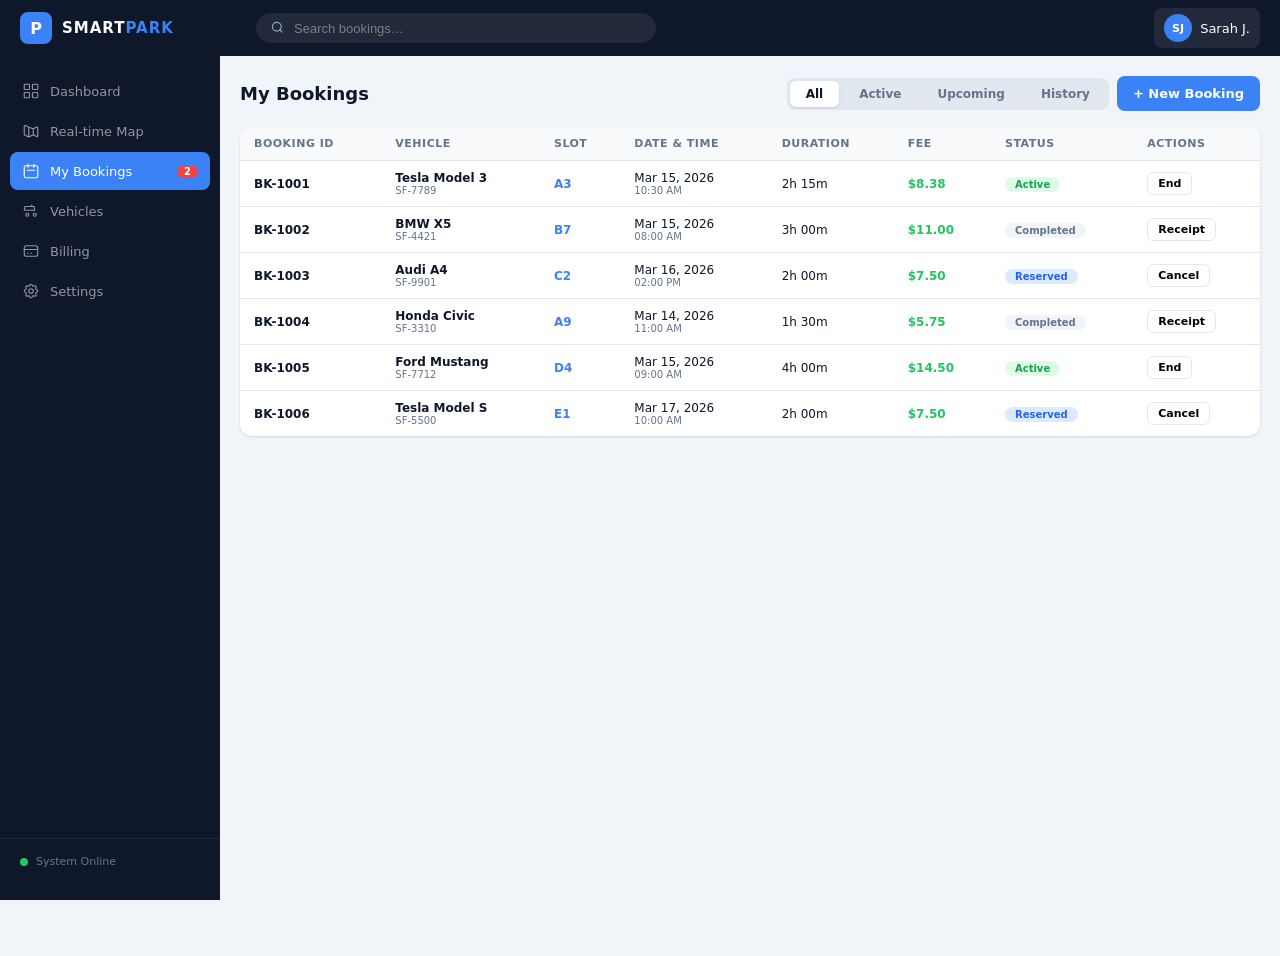
<file: bookings.html>
<!DOCTYPE html>
<html lang="en">
<head>
  <meta charset="UTF-8"/><meta name="viewport" content="width=device-width,initial-scale=1.0"/>
  <meta name="theme-color" content="#0f172a"/>
  <link rel="manifest" href="manifest.json"/>
  <title>SmartPark – My Bookings</title>
  <link rel="stylesheet" href="core.css"/>
  <style>
    .page-main{flex:1;overflow-y:auto;padding:20px;display:flex;flex-direction:column;gap:16px}
    .page-header{display:flex;align-items:center;justify-content:space-between}
    .page-header h1{font-size:18px;font-weight:800}
    .tabs{display:flex;gap:4px;background:#e2e8f0;border-radius:8px;padding:3px}
    .tab{padding:6px 16px;border-radius:6px;border:none;background:none;font-size:12px;font-weight:600;color:var(--muted);cursor:pointer}
    .tab.active{background:#fff;color:var(--text);box-shadow:var(--shadow)}
    .bookings-table{background:#fff;border-radius:var(--radius);box-shadow:var(--shadow);overflow:hidden}
    table{width:100%;border-collapse:collapse}
    thead{background:#f8fafc}
    th{padding:10px 14px;text-align:left;font-size:11px;font-weight:700;color:var(--muted);text-transform:uppercase;letter-spacing:.5px}
    td{padding:10px 14px;font-size:12px;border-top:1px solid var(--border)}
    tr:hover td{background:#f8fafc}
    .status-pill{border-radius:20px;padding:2px 10px;font-size:10px;font-weight:700}
    .pill-active{background:#dcfce7;color:#16a34a}
    .pill-completed{background:#f1f5f9;color:#64748b}
    .pill-reserved{background:#dbeafe;color:#2563eb}
    .pill-cancelled{background:#fee2e2;color:#dc2626}
    .action-btn{background:none;border:1px solid var(--border);border-radius:6px;padding:4px 10px;font-size:11px;cursor:pointer;font-weight:600}
    .action-btn:hover{background:var(--blue);color:#fff;border-color:var(--blue)}
    .new-booking-form{background:#fff;border-radius:var(--radius);padding:20px;box-shadow:var(--shadow)}
    .form-grid{display:grid;grid-template-columns:1fr 1fr 1fr;gap:12px;margin-bottom:16px}
    .form-group{display:flex;flex-direction:column;gap:4px}
    .form-group label{font-size:11px;font-weight:600;color:var(--muted)}
    .form-group input,.form-group select{
      padding:8px 10px;border:1px solid var(--border);border-radius:6px;
      font-size:12px;outline:none;color:var(--text);
    }
    .form-group input:focus,.form-group select:focus{border-color:var(--blue)}
    .summary-box{background:#f8fafc;border-radius:8px;padding:12px;margin-bottom:12px;font-size:12px}
    .summary-row{display:flex;justify-content:space-between;padding:4px 0;border-bottom:1px solid var(--border)}
    .summary-row:last-child{border:none;font-weight:700;font-size:13px}
  </style>
</head>
<body>
<header class="nav">
  <div class="nav-brand"><div class="nav-logo">P</div><span class="nav-title">SMART<span>PARK</span></span></div>
  <div class="nav-search">
    <svg viewBox="0 0 20 20" fill="none"><circle cx="8.5" cy="8.5" r="5.5" stroke="#94a3b8" stroke-width="1.5"/><path d="M15 15l-3-3" stroke="#94a3b8" stroke-width="1.5" stroke-linecap="round"/></svg>
    <input type="text" placeholder="Search bookings…"/>
  </div>
  <div class="nav-right">
    <div class="nav-user"><div class="nav-avatar">SJ</div><span>Sarah J.</span></div>
  </div>
</header>
<div class="layout">
<aside class="sidebar">
  <nav class="sidebar-nav">
    <a href="index.html" class="nav-item"><svg viewBox="0 0 24 24" fill="none"><rect x="3" y="3" width="7" height="7" rx="1" stroke="currentColor" stroke-width="1.5"/><rect x="14" y="3" width="7" height="7" rx="1" stroke="currentColor" stroke-width="1.5"/><rect x="3" y="14" width="7" height="7" rx="1" stroke="currentColor" stroke-width="1.5"/><rect x="14" y="14" width="7" height="7" rx="1" stroke="currentColor" stroke-width="1.5"/></svg><span>Dashboard</span></a>
    <a href="map.html" class="nav-item"><svg viewBox="0 0 24 24" fill="none"><path d="M9 20l-5.447-2.724A1 1 0 013 16.382V5.618a1 1 0 011.447-.894L9 7m0 13l6-3m-6 3V7m6 10l4.553 2.276A1 1 0 0021 18.382V7.618a1 1 0 00-1.447-.894L15 9m0 8V9m0 0L9 7" stroke="currentColor" stroke-width="1.5" stroke-linecap="round"/></svg><span>Real-time Map</span></a>
    <a href="bookings.html" class="nav-item active"><svg viewBox="0 0 24 24" fill="none"><path d="M8 7V3m8 4V3m-9 8h10M5 21h14a2 2 0 002-2V7a2 2 0 00-2-2H5a2 2 0 00-2 2v12a2 2 0 002 2z" stroke="currentColor" stroke-width="1.5" stroke-linecap="round"/></svg><span>My Bookings</span><span class="sidebar-badge">2</span></a>
    <a href="vehicles.html" class="nav-item"><svg viewBox="0 0 24 24" fill="none"><path d="M9 17a2 2 0 11-4 0 2 2 0 014 0zm10 0a2 2 0 11-4 0 2 2 0 014 0z" stroke="currentColor" stroke-width="1.5"/><path d="M13 6H4l-1 5h14l-1-5h-3zm0 0V4" stroke="currentColor" stroke-width="1.5" stroke-linecap="round"/></svg><span>Vehicles</span></a>
    <a href="billing.html" class="nav-item"><svg viewBox="0 0 24 24" fill="none"><path d="M3 10h18M7 15h1m4 0h1m-7 4h12a3 3 0 003-3V8a3 3 0 00-3-3H6a3 3 0 00-3 3v8a3 3 0 003 3z" stroke="currentColor" stroke-width="1.5" stroke-linecap="round"/></svg><span>Billing</span></a>
    <a href="#" class="nav-item"><svg viewBox="0 0 24 24" fill="none"><path d="M10.325 4.317c.426-1.756 2.924-1.756 3.35 0a1.724 1.724 0 002.573 1.066c1.543-.94 3.31.826 2.37 2.37a1.724 1.724 0 001.065 2.572c1.756.426 1.756 2.924 0 3.35a1.724 1.724 0 00-1.066 2.573c.94 1.543-.826 3.31-2.37 2.37a1.724 1.724 0 00-2.572 1.065c-.426 1.756-2.924 1.756-3.35 0a1.724 1.724 0 00-2.573-1.066c-1.543.94-3.31-.826-2.37-2.37a1.724 1.724 0 00-1.065-2.572c-1.756-.426-1.756-2.924 0-3.35a1.724 1.724 0 001.066-2.573c-.94-1.543.826-3.31 2.37-2.37.996.608 2.296.07 2.572-1.065z" stroke="currentColor" stroke-width="1.5"/><circle cx="12" cy="12" r="3" stroke="currentColor" stroke-width="1.5"/></svg><span>Settings</span></a>
  </nav>
  <div class="sidebar-footer"><div class="sidebar-status"><span class="pulse-dot"></span><span>System Online</span></div></div>
</aside>

<main class="page-main">
  <div class="page-header">
    <h1>My Bookings</h1>
    <div style="display:flex;gap:8px;align-items:center">
      <div class="tabs">
        <button class="tab active" onclick="switchTab('all',this)">All</button>
        <button class="tab" onclick="switchTab('active',this)">Active</button>
        <button class="tab" onclick="switchTab('upcoming',this)">Upcoming</button>
        <button class="tab" onclick="switchTab('history',this)">History</button>
      </div>
      <button class="btn-primary" onclick="toggleNewBooking()">+ New Booking</button>
    </div>
  </div>

  <!-- NEW BOOKING FORM -->
  <div class="new-booking-form" id="newBookingForm" style="display:none">
    <h3 style="margin-bottom:14px;font-size:14px;font-weight:700">New Booking</h3>
    <div class="form-grid">
      <div class="form-group">
        <label>Vehicle</label>
        <select id="bkVehicle">
          <option>Tesla Model 3 (SF-7789)</option>
          <option>BMW X5 (SF-4421)</option>
          <option>Audi A4 (SF-9901)</option>
          <option>Honda Civic (SF-3310)</option>
        </select>
      </div>
      <div class="form-group">
        <label>Preferred Slot</label>
        <select id="bkSlot">
          <option>Auto-assign</option>
          <option>A2</option><option>A4</option><option>B1</option>
          <option>B3</option><option>C5</option><option>D2</option>
        </select>
      </div>
      <div class="form-group">
        <label>Date</label>
        <input type="date" id="bkDate"/>
      </div>
      <div class="form-group">
        <label>Start Time</label>
        <input type="time" id="bkStart" value="09:00"/>
      </div>
      <div class="form-group">
        <label>Duration (hours)</label>
        <select id="bkDuration" onchange="calcFee()">
          <option value="1">1 hour</option>
          <option value="2" selected>2 hours</option>
          <option value="3">3 hours</option>
          <option value="4">4 hours</option>
          <option value="8">8 hours (Full day)</option>
        </select>
      </div>
      <div class="form-group">
        <label>Estimated Fee</label>
        <input type="text" id="bkFee" value="$7.00" readonly style="background:#f8fafc"/>
      </div>
    </div>
    <div class="summary-box">
      <div class="summary-row"><span>Rate</span><span>$3.50 / hour</span></div>
      <div class="summary-row"><span>Duration</span><span id="sumDur">2 hours</span></div>
      <div class="summary-row"><span>Service fee</span><span>$0.50</span></div>
      <div class="summary-row"><span>Total</span><span id="sumTotal">$7.50</span></div>
    </div>
    <div style="display:flex;gap:8px">
      <button class="btn-primary" onclick="submitBooking()">Confirm Booking</button>
      <button class="btn-sm" onclick="toggleNewBooking()">Cancel</button>
    </div>
  </div>

  <!-- BOOKINGS TABLE -->
  <div class="bookings-table">
    <table>
      <thead>
        <tr>
          <th>Booking ID</th><th>Vehicle</th><th>Slot</th>
          <th>Date & Time</th><th>Duration</th><th>Fee</th>
          <th>Status</th><th>Actions</th>
        </tr>
      </thead>
      <tbody id="bookingsBody"></tbody>
    </table>
  </div>
</main>
</div>
<div class="toast" id="toast"></div>
<script src="core.js"></script>
<script>
const BOOKINGS = [
  {id:'BK-1001',vehicle:'Tesla Model 3',plate:'SF-7789',slot:'A3',date:'Mar 15, 2026',time:'10:30 AM',duration:'2h 15m',fee:'$8.38',status:'active'},
  {id:'BK-1002',vehicle:'BMW X5',plate:'SF-4421',slot:'B7',date:'Mar 15, 2026',time:'08:00 AM',duration:'3h 00m',fee:'$11.00',status:'completed'},
  {id:'BK-1003',vehicle:'Audi A4',plate:'SF-9901',slot:'C2',date:'Mar 16, 2026',time:'02:00 PM',duration:'2h 00m',fee:'$7.50',status:'reserved'},
  {id:'BK-1004',vehicle:'Honda Civic',plate:'SF-3310',slot:'A9',date:'Mar 14, 2026',time:'11:00 AM',duration:'1h 30m',fee:'$5.75',status:'completed'},
  {id:'BK-1005',vehicle:'Ford Mustang',plate:'SF-7712',slot:'D4',date:'Mar 15, 2026',time:'09:00 AM',duration:'4h 00m',fee:'$14.50',status:'active'},
  {id:'BK-1006',vehicle:'Tesla Model S',plate:'SF-5500',slot:'E1',date:'Mar 17, 2026',time:'10:00 AM',duration:'2h 00m',fee:'$7.50',status:'reserved'},
];

const STATUS_CLASSES = {active:'pill-active',completed:'pill-completed',reserved:'pill-reserved',cancelled:'pill-cancelled'};
let currentTab = 'all';

function renderBookings(){
  const tbody = document.getElementById('bookingsBody');
  const filtered = currentTab==='all' ? BOOKINGS :
    currentTab==='active' ? BOOKINGS.filter(b=>b.status==='active') :
    currentTab==='upcoming' ? BOOKINGS.filter(b=>b.status==='reserved') :
    BOOKINGS.filter(b=>b.status==='completed'||b.status==='cancelled');
  tbody.innerHTML = filtered.map(b=>`
    <tr>
      <td><strong>${b.id}</strong></td>
      <td><div style="font-weight:600">${b.vehicle}</div><div style="color:var(--muted);font-size:10px">${b.plate}</div></td>
      <td><strong style="color:var(--blue)">${b.slot}</strong></td>
      <td><div>${b.date}</div><div style="color:var(--muted);font-size:10px">${b.time}</div></td>
      <td>${b.duration}</td>
      <td><strong style="color:var(--green)">${b.fee}</strong></td>
      <td><span class="status-pill ${STATUS_CLASSES[b.status]}">${b.status.charAt(0).toUpperCase()+b.status.slice(1)}</span></td>
      <td>
        ${b.status==='active'?`<button class="action-btn" onclick="endBooking('${b.id}')">End</button>`:''}
        ${b.status==='reserved'?`<button class="action-btn" onclick="cancelBooking('${b.id}')">Cancel</button>`:''}
        ${b.status==='completed'?`<button class="action-btn">Receipt</button>`:''}
      </td>
    </tr>`).join('');
}

function switchTab(tab, btn){
  currentTab = tab;
  document.querySelectorAll('.tab').forEach(t=>t.classList.remove('active'));
  btn.classList.add('active');
  renderBookings();
}

function toggleNewBooking(){
  const f = document.getElementById('newBookingForm');
  f.style.display = f.style.display==='none' ? 'block' : 'none';
  if(f.style.display==='block'){
    const today = new Date().toISOString().split('T')[0];
    document.getElementById('bkDate').value = today;
  }
}

function calcFee(){
  const hrs = parseInt(document.getElementById('bkDuration').value);
  const fee = (hrs*3.5+0.5).toFixed(2);
  document.getElementById('bkFee').value = '$'+fee;
  document.getElementById('sumDur').textContent = hrs+' hour'+(hrs>1?'s':'');
  document.getElementById('sumTotal').textContent = '$'+fee;
}

function submitBooking(){
  const v = document.getElementById('bkVehicle').value;
  const s = document.getElementById('bkSlot').value;
  const d = document.getElementById('bkDate').value;
  const t = document.getElementById('bkStart').value;
  const dur = document.getElementById('bkDuration').value;
  const fee = document.getElementById('bkFee').value;
  const id = 'BK-'+Math.floor(Math.random()*9000+1000);
  BOOKINGS.unshift({id,vehicle:v.split('(')[0].trim(),plate:v.match(/\(([^)]+)\)/)?.[1]||'',slot:s==='Auto-assign'?'B'+Math.floor(Math.random()*9+1):s,date:d,time:t,duration:dur+'h 00m',fee,status:'reserved'});
  renderBookings();
  toggleNewBooking();
  showToast('Booking '+id+' confirmed!');
}

function endBooking(id){
  const b = BOOKINGS.find(x=>x.id===id);
  if(b){ b.status='completed'; renderBookings(); showToast('Session ended. Fee: '+b.fee); }
}

function cancelBooking(id){
  const b = BOOKINGS.find(x=>x.id===id);
  if(b){ b.status='cancelled'; renderBookings(); showToast('Booking '+id+' cancelled.'); }
}

document.addEventListener('DOMContentLoaded', renderBookings);
</script>
</body>
</html>
</file>
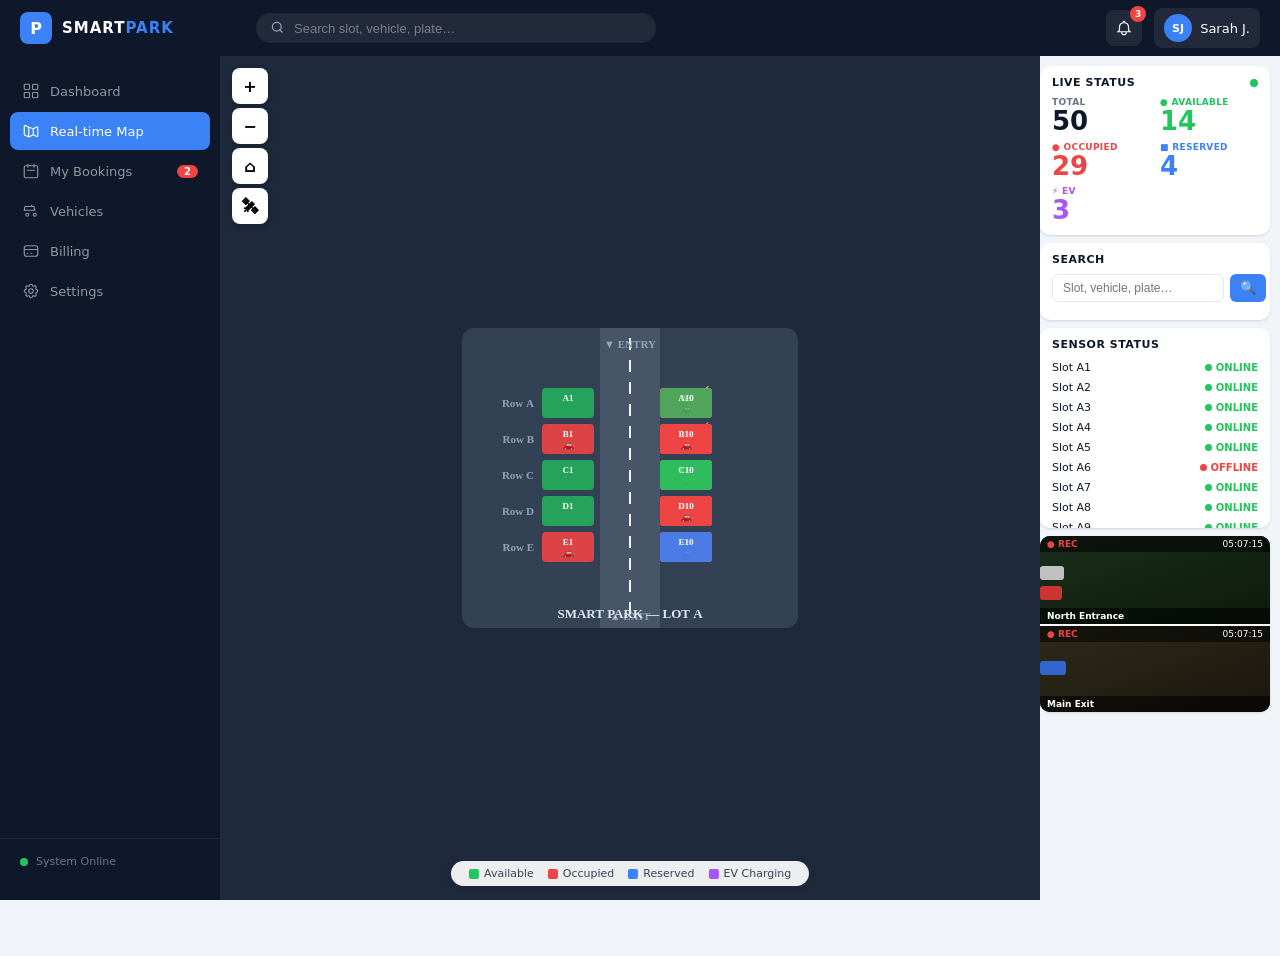
<file: map.html>
<!DOCTYPE html>
<html lang="en">
<head>
  <meta charset="UTF-8"/>
  <meta name="viewport" content="width=device-width,initial-scale=1.0"/>
  <meta name="theme-color" content="#0f172a"/>
  <link rel="manifest" href="manifest.json"/>
  <title>SmartPark – Real-time Map</title>
  <link rel="stylesheet" href="core.css"/>
  <link rel="stylesheet" href="map-page.css"/>
</head>
<body>
<header class="nav">
  <div class="nav-brand">
    <div class="nav-logo">P</div>
    <span class="nav-title">SMART<span>PARK</span></span>
  </div>
  <div class="nav-search">
    <svg viewBox="0 0 20 20" fill="none"><circle cx="8.5" cy="8.5" r="5.5" stroke="#94a3b8" stroke-width="1.5"/><path d="M15 15l-3-3" stroke="#94a3b8" stroke-width="1.5" stroke-linecap="round"/></svg>
    <input id="mapSearch" type="text" placeholder="Search slot, vehicle, plate…"/>
  </div>
  <div class="nav-right">
    <button class="nav-icon-btn" aria-label="Notifications">
      <svg viewBox="0 0 24 24" fill="none"><path d="M15 17h5l-1.405-1.405A2.032 2.032 0 0118 14.158V11a6 6 0 00-5-5.917V4a1 1 0 10-2 0v1.083A6 6 0 006 11v3.159c0 .538-.214 1.055-.595 1.436L4 17h5m6 0v1a3 3 0 11-6 0v-1m6 0H9" stroke="currentColor" stroke-width="1.5" stroke-linecap="round"/></svg>
      <span class="nav-badge">3</span>
    </button>
    <div class="nav-user">
      <div class="nav-avatar">SJ</div>
      <span>Sarah J.</span>
    </div>
  </div>
</header>

<div class="layout">
<aside class="sidebar">
  <nav class="sidebar-nav">
    <a href="index.html" class="nav-item" data-page="dashboard">
      <svg viewBox="0 0 24 24" fill="none"><rect x="3" y="3" width="7" height="7" rx="1" stroke="currentColor" stroke-width="1.5"/><rect x="14" y="3" width="7" height="7" rx="1" stroke="currentColor" stroke-width="1.5"/><rect x="3" y="14" width="7" height="7" rx="1" stroke="currentColor" stroke-width="1.5"/><rect x="14" y="14" width="7" height="7" rx="1" stroke="currentColor" stroke-width="1.5"/></svg>
      <span>Dashboard</span>
    </a>
    <a href="map.html" class="nav-item active">
      <svg viewBox="0 0 24 24" fill="none"><path d="M9 20l-5.447-2.724A1 1 0 013 16.382V5.618a1 1 0 011.447-.894L9 7m0 13l6-3m-6 3V7m6 10l4.553 2.276A1 1 0 0021 18.382V7.618a1 1 0 00-1.447-.894L15 9m0 8V9m0 0L9 7" stroke="currentColor" stroke-width="1.5" stroke-linecap="round"/></svg>
      <span>Real-time Map</span>
    </a>
    <a href="bookings.html" class="nav-item">
      <svg viewBox="0 0 24 24" fill="none"><path d="M8 7V3m8 4V3m-9 8h10M5 21h14a2 2 0 002-2V7a2 2 0 00-2-2H5a2 2 0 00-2 2v12a2 2 0 002 2z" stroke="currentColor" stroke-width="1.5" stroke-linecap="round"/></svg>
      <span>My Bookings</span>
      <span class="sidebar-badge">2</span>
    </a>
    <a href="vehicles.html" class="nav-item">
      <svg viewBox="0 0 24 24" fill="none"><path d="M9 17a2 2 0 11-4 0 2 2 0 014 0zm10 0a2 2 0 11-4 0 2 2 0 014 0z" stroke="currentColor" stroke-width="1.5"/><path d="M13 6H4l-1 5h14l-1-5h-3zm0 0V4" stroke="currentColor" stroke-width="1.5" stroke-linecap="round"/></svg>
      <span>Vehicles</span>
    </a>
    <a href="billing.html" class="nav-item">
      <svg viewBox="0 0 24 24" fill="none"><path d="M3 10h18M7 15h1m4 0h1m-7 4h12a3 3 0 003-3V8a3 3 0 00-3-3H6a3 3 0 00-3 3v8a3 3 0 003 3z" stroke="currentColor" stroke-width="1.5" stroke-linecap="round"/></svg>
      <span>Billing</span>
    </a>
    <a href="#" class="nav-item">
      <svg viewBox="0 0 24 24" fill="none"><path d="M10.325 4.317c.426-1.756 2.924-1.756 3.35 0a1.724 1.724 0 002.573 1.066c1.543-.94 3.31.826 2.37 2.37a1.724 1.724 0 001.065 2.572c1.756.426 1.756 2.924 0 3.35a1.724 1.724 0 00-1.066 2.573c.94 1.543-.826 3.31-2.37 2.37a1.724 1.724 0 00-2.572 1.065c-.426 1.756-2.924 1.756-3.35 0a1.724 1.724 0 00-2.573-1.066c-1.543.94-3.31-.826-2.37-2.37a1.724 1.724 0 00-1.065-2.572c-1.756-.426-1.756-2.924 0-3.35a1.724 1.724 0 001.066-2.573c-.94-1.543.826-3.31 2.37-2.37.996.608 2.296.07 2.572-1.065z" stroke="currentColor" stroke-width="1.5"/><circle cx="12" cy="12" r="3" stroke="currentColor" stroke-width="1.5"/></svg>
      <span>Settings</span>
    </a>
  </nav>
  <div class="sidebar-footer">
    <div class="sidebar-status"><span class="pulse-dot"></span><span>System Online</span></div>
  </div>
</aside>

<!-- MAP PAGE BODY -->
<div class="map-body">

  <!-- MAP AREA -->
  <div class="map-area">
    <canvas id="parkCanvas"></canvas>

    <!-- Map Controls -->
    <div class="map-ctrl">
      <button class="map-btn" id="zoomIn" title="Zoom In">+</button>
      <button class="map-btn" id="zoomOut" title="Zoom Out">−</button>
      <button class="map-btn" id="resetView" title="Reset">⌂</button>
      <button class="map-btn" id="toggleView" title="Toggle View">🛰</button>
    </div>

    <!-- Legend -->
    <div class="map-legend">
      <span><i style="background:#22c55e"></i>Available</span>
      <span><i style="background:#ef4444"></i>Occupied</span>
      <span><i style="background:#3b82f6"></i>Reserved</span>
      <span><i style="background:#a855f7"></i>EV Charging</span>
    </div>

    <!-- Slot tooltip -->
    <div class="slot-tip" id="slotTip"></div>
  </div>

  <!-- RIGHT PANELS -->
  <div class="map-panels">

    <!-- LIVE STATUS -->
    <div class="mpanel">
      <div class="mpanel-head">
        <span class="mpanel-title">LIVE STATUS</span>
        <span class="pulse-dot"></span>
      </div>
      <div class="live-grid">
        <div class="live-item">
          <div class="live-label">TOTAL</div>
          <div class="live-num" id="statTotal">50</div>
        </div>
        <div class="live-item">
          <div class="live-label avail-lbl">● AVAILABLE</div>
          <div class="live-num green" id="statAvail">0</div>
        </div>
        <div class="live-item">
          <div class="live-label occ-lbl">● OCCUPIED</div>
          <div class="live-num red" id="statOccupied">0</div>
        </div>
        <div class="live-item">
          <div class="live-label res-lbl">■ RESERVED</div>
          <div class="live-num blue" id="statReserved">0</div>
        </div>
        <div class="live-item">
          <div class="live-label ev-lbl">⚡ EV</div>
          <div class="live-num purple" id="statEV">0</div>
        </div>
      </div>
    </div>

    <!-- SEARCH -->
    <div class="mpanel">
      <div class="mpanel-head"><span class="mpanel-title">SEARCH</span></div>
      <div class="msearch-wrap">
        <input type="text" id="panelSearch" placeholder="Slot, vehicle, plate…" class="msearch"/>
        <button class="msearch-btn" onclick="doSearch()">🔍</button>
      </div>
      <div id="searchCard" class="search-card hidden">
        <div class="sc-icon">🚗</div>
        <div class="sc-info" id="scInfo"></div>
        <button class="sc-pin" id="scPin" title="Locate on map">📍</button>
      </div>
    </div>

    <!-- SENSOR STATUS -->
    <div class="mpanel sensor-mpanel">
      <div class="mpanel-head"><span class="mpanel-title">SENSOR STATUS</span></div>
      <div id="sensorList" class="sensor-list"></div>
    </div>

    <!-- CAMERAS -->
    <div class="mpanel cam-mpanel">
      <div class="cam-feed-box">
        <div class="cam-hud"><span class="cam-rec-dot">● REC</span><span id="camTime1"></span></div>
        <div class="cam-scene cam-north"><div class="cam-car cc1"></div><div class="cam-car cc2"></div></div>
        <div class="cam-footer">North Entrance</div>
      </div>
      <div class="cam-feed-box">
        <div class="cam-hud"><span class="cam-rec-dot">● REC</span><span id="camTime2"></span></div>
        <div class="cam-scene cam-south"><div class="cam-car cc3"></div></div>
        <div class="cam-footer">Main Exit</div>
      </div>
    </div>

  </div>
</div>
</div>

<!-- SLOT MODAL -->
<div class="modal-overlay" id="slotModal">
  <div class="modal">
    <button class="modal-close" onclick="closeModal()">✕</button>
    <h3 id="modalTitle">Slot</h3>
    <div id="modalBody"></div>
    <div class="modal-actions" id="modalActions"></div>
  </div>
</div>
<div class="toast" id="toast"></div>

<script src="core.js"></script>
<script src="map-page.js"></script>
</body>
</html>
</file>
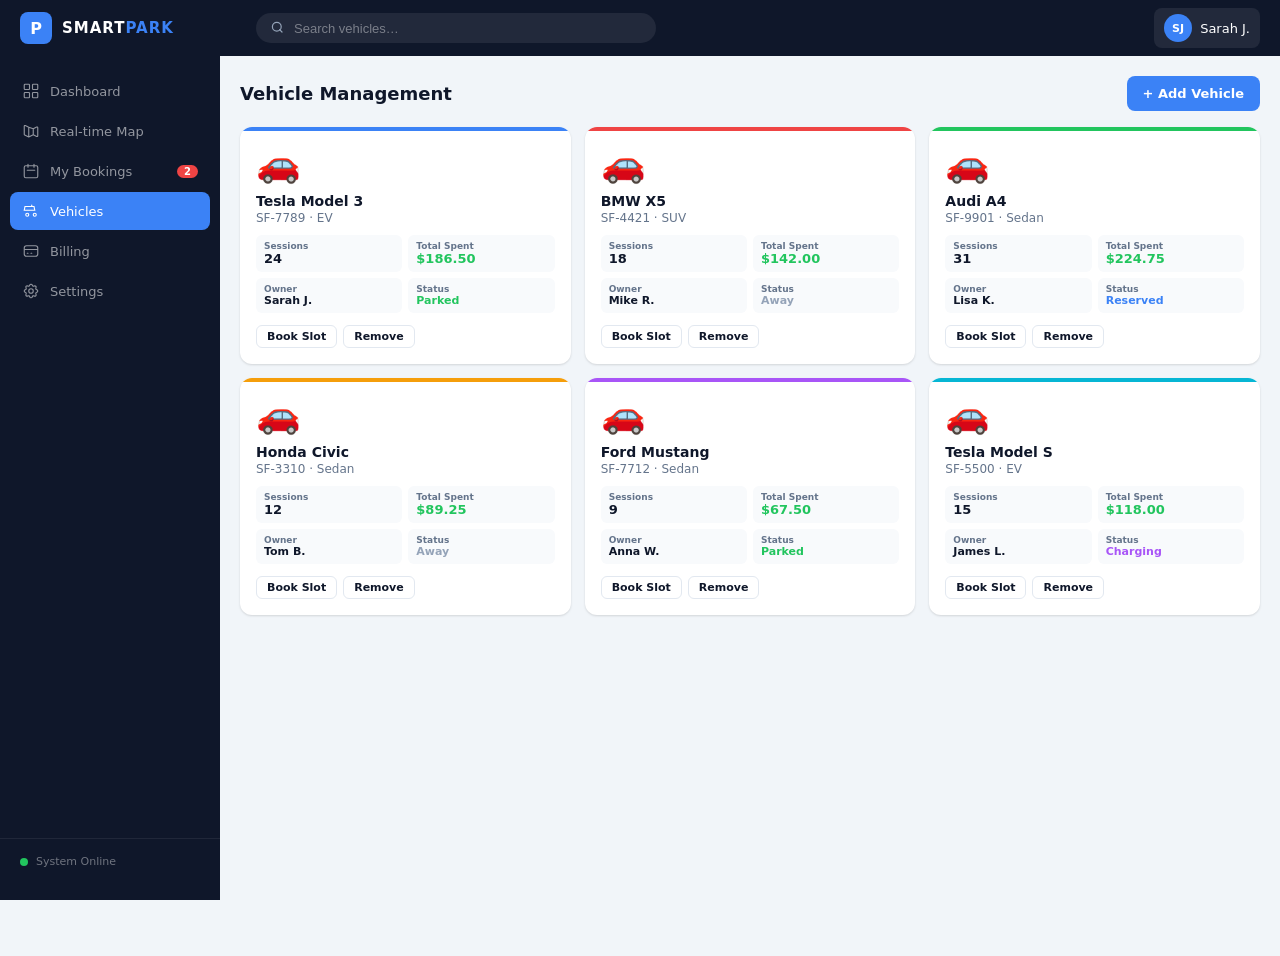
<file: vehicles.html>
<!DOCTYPE html>
<html lang="en">
<head>
  <meta charset="UTF-8"/><meta name="viewport" content="width=device-width,initial-scale=1.0"/>
  <meta name="theme-color" content="#0f172a"/>
  <link rel="manifest" href="manifest.json"/>
  <title>SmartPark – Vehicles</title>
  <link rel="stylesheet" href="core.css"/>
  <style>
    .page-main{flex:1;overflow-y:auto;padding:20px;display:flex;flex-direction:column;gap:16px}
    .page-header{display:flex;align-items:center;justify-content:space-between}
    .page-header h1{font-size:18px;font-weight:800}
    .vehicles-grid{display:grid;grid-template-columns:repeat(auto-fill,minmax(260px,1fr));gap:14px}
    .vehicle-card{background:#fff;border-radius:var(--radius);padding:16px;box-shadow:var(--shadow);position:relative;overflow:hidden}
    .vc-color-bar{position:absolute;top:0;left:0;right:0;height:4px;border-radius:var(--radius) var(--radius) 0 0}
    .vc-icon{font-size:36px;margin-bottom:8px}
    .vc-name{font-size:14px;font-weight:700;margin-bottom:2px}
    .vc-plate{font-size:12px;color:var(--muted);margin-bottom:10px}
    .vc-stats{display:grid;grid-template-columns:1fr 1fr;gap:6px;margin-bottom:12px}
    .vc-stat{background:#f8fafc;border-radius:6px;padding:6px 8px}
    .vc-stat-label{font-size:9px;color:var(--muted);font-weight:600}
    .vc-stat-val{font-size:13px;font-weight:700}
    .vc-actions{display:flex;gap:6px}
    .add-vehicle-form{background:#fff;border-radius:var(--radius);padding:20px;box-shadow:var(--shadow)}
    .form-grid{display:grid;grid-template-columns:1fr 1fr 1fr;gap:12px;margin-bottom:16px}
    .form-group{display:flex;flex-direction:column;gap:4px}
    .form-group label{font-size:11px;font-weight:600;color:var(--muted)}
    .form-group input,.form-group select{padding:8px 10px;border:1px solid var(--border);border-radius:6px;font-size:12px;outline:none;color:var(--text)}
    .form-group input:focus{border-color:var(--blue)}
  </style>
</head>
<body>
<header class="nav">
  <div class="nav-brand"><div class="nav-logo">P</div><span class="nav-title">SMART<span>PARK</span></span></div>
  <div class="nav-search">
    <svg viewBox="0 0 20 20" fill="none"><circle cx="8.5" cy="8.5" r="5.5" stroke="#94a3b8" stroke-width="1.5"/><path d="M15 15l-3-3" stroke="#94a3b8" stroke-width="1.5" stroke-linecap="round"/></svg>
    <input type="text" placeholder="Search vehicles…"/>
  </div>
  <div class="nav-right"><div class="nav-user"><div class="nav-avatar">SJ</div><span>Sarah J.</span></div></div>
</header>
<div class="layout">
<aside class="sidebar">
  <nav class="sidebar-nav">
    <a href="index.html" class="nav-item"><svg viewBox="0 0 24 24" fill="none"><rect x="3" y="3" width="7" height="7" rx="1" stroke="currentColor" stroke-width="1.5"/><rect x="14" y="3" width="7" height="7" rx="1" stroke="currentColor" stroke-width="1.5"/><rect x="3" y="14" width="7" height="7" rx="1" stroke="currentColor" stroke-width="1.5"/><rect x="14" y="14" width="7" height="7" rx="1" stroke="currentColor" stroke-width="1.5"/></svg><span>Dashboard</span></a>
    <a href="map.html" class="nav-item"><svg viewBox="0 0 24 24" fill="none"><path d="M9 20l-5.447-2.724A1 1 0 013 16.382V5.618a1 1 0 011.447-.894L9 7m0 13l6-3m-6 3V7m6 10l4.553 2.276A1 1 0 0021 18.382V7.618a1 1 0 00-1.447-.894L15 9m0 8V9m0 0L9 7" stroke="currentColor" stroke-width="1.5" stroke-linecap="round"/></svg><span>Real-time Map</span></a>
    <a href="bookings.html" class="nav-item"><svg viewBox="0 0 24 24" fill="none"><path d="M8 7V3m8 4V3m-9 8h10M5 21h14a2 2 0 002-2V7a2 2 0 00-2-2H5a2 2 0 00-2 2v12a2 2 0 002 2z" stroke="currentColor" stroke-width="1.5" stroke-linecap="round"/></svg><span>My Bookings</span><span class="sidebar-badge">2</span></a>
    <a href="vehicles.html" class="nav-item active"><svg viewBox="0 0 24 24" fill="none"><path d="M9 17a2 2 0 11-4 0 2 2 0 014 0zm10 0a2 2 0 11-4 0 2 2 0 014 0z" stroke="currentColor" stroke-width="1.5"/><path d="M13 6H4l-1 5h14l-1-5h-3zm0 0V4" stroke="currentColor" stroke-width="1.5" stroke-linecap="round"/></svg><span>Vehicles</span></a>
    <a href="billing.html" class="nav-item"><svg viewBox="0 0 24 24" fill="none"><path d="M3 10h18M7 15h1m4 0h1m-7 4h12a3 3 0 003-3V8a3 3 0 00-3-3H6a3 3 0 00-3 3v8a3 3 0 003 3z" stroke="currentColor" stroke-width="1.5" stroke-linecap="round"/></svg><span>Billing</span></a>
    <a href="#" class="nav-item"><svg viewBox="0 0 24 24" fill="none"><path d="M10.325 4.317c.426-1.756 2.924-1.756 3.35 0a1.724 1.724 0 002.573 1.066c1.543-.94 3.31.826 2.37 2.37a1.724 1.724 0 001.065 2.572c1.756.426 1.756 2.924 0 3.35a1.724 1.724 0 00-1.066 2.573c.94 1.543-.826 3.31-2.37 2.37a1.724 1.724 0 00-2.572 1.065c-.426 1.756-2.924 1.756-3.35 0a1.724 1.724 0 00-2.573-1.066c-1.543.94-3.31-.826-2.37-2.37a1.724 1.724 0 00-1.065-2.572c-1.756-.426-1.756-2.924 0-3.35a1.724 1.724 0 001.066-2.573c-.94-1.543.826-3.31 2.37-2.37.996.608 2.296.07 2.572-1.065z" stroke="currentColor" stroke-width="1.5"/><circle cx="12" cy="12" r="3" stroke="currentColor" stroke-width="1.5"/></svg><span>Settings</span></a>
  </nav>
  <div class="sidebar-footer"><div class="sidebar-status"><span class="pulse-dot"></span><span>System Online</span></div></div>
</aside>

<main class="page-main">
  <div class="page-header">
    <h1>Vehicle Management</h1>
    <button class="btn-primary" onclick="toggleAddForm()">+ Add Vehicle</button>
  </div>

  <div class="add-vehicle-form" id="addForm" style="display:none">
    <h3 style="margin-bottom:14px;font-size:14px;font-weight:700">Add New Vehicle</h3>
    <div class="form-grid">
      <div class="form-group"><label>Vehicle Name</label><input type="text" id="vName" placeholder="e.g. Toyota Camry"/></div>
      <div class="form-group"><label>License Plate</label><input type="text" id="vPlate" placeholder="e.g. SF-1234"/></div>
      <div class="form-group"><label>Type</label><select id="vType"><option>Sedan</option><option>SUV</option><option>Truck</option><option>EV</option><option>Motorcycle</option></select></div>
      <div class="form-group"><label>Color</label><input type="color" id="vColor" value="#3b82f6"/></div>
      <div class="form-group"><label>Owner Name</label><input type="text" id="vOwner" placeholder="Owner name"/></div>
    </div>
    <div style="display:flex;gap:8px">
      <button class="btn-primary" onclick="addVehicle()">Add Vehicle</button>
      <button class="btn-sm" onclick="toggleAddForm()">Cancel</button>
    </div>
  </div>

  <div class="vehicles-grid" id="vehiclesGrid"></div>
</main>
</div>
<div class="toast" id="toast"></div>
<script src="core.js"></script>
<script>
const MY_VEHICLES = [
  {name:'Tesla Model 3',plate:'SF-7789',type:'EV',color:'#3b82f6',owner:'Sarah J.',sessions:24,spent:'$186.50',status:'parked'},
  {name:'BMW X5',plate:'SF-4421',type:'SUV',color:'#ef4444',owner:'Mike R.',sessions:18,spent:'$142.00',status:'away'},
  {name:'Audi A4',plate:'SF-9901',type:'Sedan',color:'#22c55e',owner:'Lisa K.',sessions:31,spent:'$224.75',status:'reserved'},
  {name:'Honda Civic',plate:'SF-3310',type:'Sedan',color:'#f59e0b',owner:'Tom B.',sessions:12,spent:'$89.25',status:'away'},
  {name:'Ford Mustang',plate:'SF-7712',type:'Sedan',color:'#a855f7',owner:'Anna W.',sessions:9,spent:'$67.50',status:'parked'},
  {name:'Tesla Model S',plate:'SF-5500',type:'EV',color:'#06b6d4',owner:'James L.',sessions:15,spent:'$118.00',status:'charging'},
];

const STATUS_COLORS = {parked:'#22c55e',away:'#94a3b8',reserved:'#3b82f6',charging:'#a855f7'};

function renderVehicles(){
  const grid = document.getElementById('vehiclesGrid');
  grid.innerHTML = MY_VEHICLES.map((v,i)=>`
    <div class="vehicle-card">
      <div class="vc-color-bar" style="background:${v.color}"></div>
      <div class="vc-icon">🚗</div>
      <div class="vc-name">${v.name}</div>
      <div class="vc-plate">${v.plate} · ${v.type}</div>
      <div class="vc-stats">
        <div class="vc-stat"><div class="vc-stat-label">Sessions</div><div class="vc-stat-val">${v.sessions}</div></div>
        <div class="vc-stat"><div class="vc-stat-label">Total Spent</div><div class="vc-stat-val" style="color:var(--green)">${v.spent}</div></div>
        <div class="vc-stat"><div class="vc-stat-label">Owner</div><div class="vc-stat-val" style="font-size:11px">${v.owner}</div></div>
        <div class="vc-stat"><div class="vc-stat-label">Status</div><div class="vc-stat-val" style="color:${STATUS_COLORS[v.status]};font-size:11px">${v.status.charAt(0).toUpperCase()+v.status.slice(1)}</div></div>
      </div>
      <div class="vc-actions">
        <button class="btn-sm" onclick="showToast('Booking for ${v.name}')">Book Slot</button>
        <button class="btn-sm" onclick="removeVehicle(${i})">Remove</button>
      </div>
    </div>`).join('');
}

function toggleAddForm(){
  const f=document.getElementById('addForm');
  f.style.display=f.style.display==='none'?'block':'none';
}

function addVehicle(){
  const name=document.getElementById('vName').value.trim();
  const plate=document.getElementById('vPlate').value.trim();
  if(!name||!plate){showToast('Please fill in name and plate');return;}
  MY_VEHICLES.push({
    name,plate,
    type:document.getElementById('vType').value,
    color:document.getElementById('vColor').value,
    owner:document.getElementById('vOwner').value||'Unknown',
    sessions:0,spent:'$0.00',status:'away'
  });
  renderVehicles();
  toggleAddForm();
  showToast(name+' added successfully');
}

function removeVehicle(i){
  const name=MY_VEHICLES[i].name;
  MY_VEHICLES.splice(i,1);
  renderVehicles();
  showToast(name+' removed');
}

document.addEventListener('DOMContentLoaded',renderVehicles);
</script>
</body>
</html>
</file>
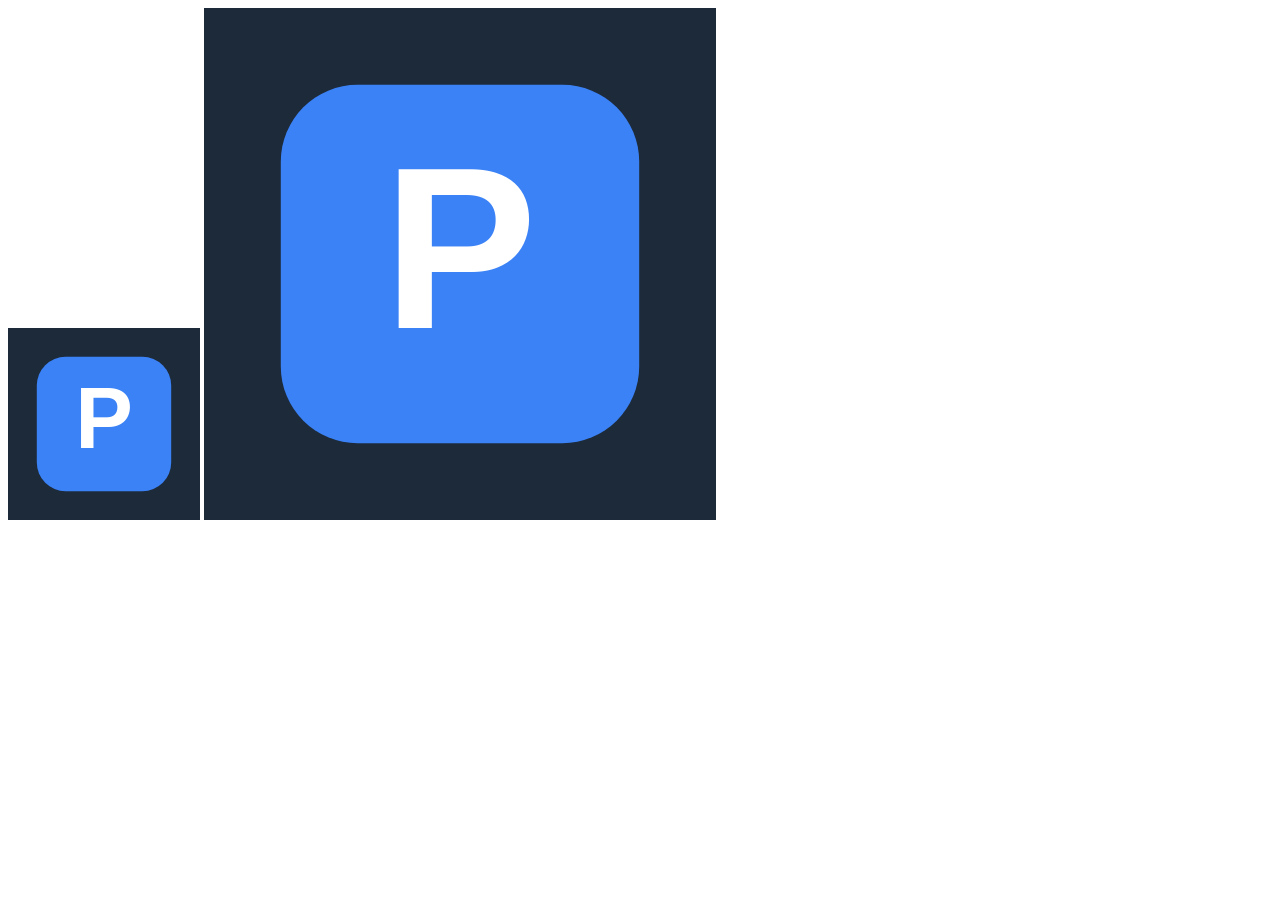
<file: icons/generate-icons.html>
<!DOCTYPE html>
<html>
<body>
<canvas id="c192" width="192" height="192"></canvas>
<canvas id="c512" width="512" height="512"></canvas>
<script>
function drawIcon(id, size) {
  const c = document.getElementById(id);
  const ctx = c.getContext('2d');
  ctx.fillStyle = '#1c2a3a';
  ctx.fillRect(0, 0, size, size);
  ctx.fillStyle = '#3b82f6';
  const r = size * 0.15;
  ctx.beginPath();
  ctx.roundRect(size*0.15, size*0.15, size*0.7, size*0.7, r);
  ctx.fill();
  ctx.fillStyle = '#fff';
  ctx.font = `bold ${size*0.45}px Arial`;
  ctx.textAlign = 'center';
  ctx.textBaseline = 'middle';
  ctx.fillText('P', size/2, size/2);
}
drawIcon('c192', 192);
drawIcon('c512', 512);
</script>
</body>
</html>
</file>
<file: core.css>
/* ═══ RESET & VARS ═══════════════════════════════════════════════════════════ */
*,*::before,*::after{box-sizing:border-box;margin:0;padding:0}
:root{
  --bg:#f1f5f9;
  --card:#ffffff;
  --nav-bg:#0f172a;
  --sidebar-bg:#0f172a;
  --sidebar-w:220px;
  --nav-h:56px;
  --text:#0f172a;
  --muted:#64748b;
  --border:#e2e8f0;
  --blue:#3b82f6;
  --green:#22c55e;
  --red:#ef4444;
  --purple:#a855f7;
  --gold:#f59e0b;
  --radius:12px;
  --shadow:0 1px 3px rgba(0,0,0,.08),0 1px 2px rgba(0,0,0,.06);
  --shadow-md:0 4px 16px rgba(0,0,0,.10);
}
body{font-family:'Segoe UI',system-ui,sans-serif;background:var(--bg);color:var(--text);font-size:13px;height:100vh;overflow:hidden}
a{text-decoration:none;color:inherit}
button{cursor:pointer;font-family:inherit}

/* ═══ NAV ════════════════════════════════════════════════════════════════════ */
.nav{
  position:fixed;top:0;left:0;right:0;height:var(--nav-h);
  background:var(--nav-bg);display:flex;align-items:center;
  padding:0 20px;gap:16px;z-index:200;
}
.nav-brand{display:flex;align-items:center;gap:10px;min-width:var(--sidebar-w);color:#fff}
.nav-logo{
  width:32px;height:32px;border-radius:8px;background:var(--blue);
  color:#fff;font-weight:800;font-size:16px;display:flex;align-items:center;justify-content:center;
}
.nav-title{font-weight:700;font-size:15px;letter-spacing:1px}
.nav-title span{color:var(--blue)}
.nav-search{
  flex:1;display:flex;align-items:center;gap:8px;
  background:rgba(255,255,255,.08);border-radius:24px;padding:7px 14px;max-width:400px;
}
.nav-search svg{width:16px;height:16px;flex-shrink:0}
.nav-search input{background:none;border:none;outline:none;color:#fff;font-size:13px;width:100%}
.nav-search input::placeholder{color:rgba(255,255,255,.4)}
.nav-right{display:flex;align-items:center;gap:12px;margin-left:auto}
.nav-icon-btn{
  background:rgba(255,255,255,.08);border:none;border-radius:8px;
  width:36px;height:36px;display:flex;align-items:center;justify-content:center;
  color:#fff;position:relative;
}
.nav-icon-btn svg{width:18px;height:18px}
.nav-badge{
  position:absolute;top:-4px;right:-4px;background:var(--red);color:#fff;
  border-radius:50%;width:16px;height:16px;font-size:9px;
  display:flex;align-items:center;justify-content:center;font-weight:700;
}
.nav-user{display:flex;align-items:center;gap:8px;color:#fff;cursor:pointer;padding:6px 10px;border-radius:8px;background:rgba(255,255,255,.08)}
.nav-avatar{width:28px;height:28px;border-radius:50%;background:var(--blue);color:#fff;font-size:11px;font-weight:700;display:flex;align-items:center;justify-content:center}

/* ═══ LAYOUT ═════════════════════════════════════════════════════════════════ */
.layout{display:flex;margin-top:var(--nav-h);height:calc(100vh - var(--nav-h));overflow:hidden}

/* ═══ SIDEBAR ════════════════════════════════════════════════════════════════ */
.sidebar{
  width:var(--sidebar-w);background:var(--sidebar-bg);flex-shrink:0;
  display:flex;flex-direction:column;padding:16px 0;overflow-y:auto;
}
.sidebar-nav{display:flex;flex-direction:column;gap:2px;padding:0 10px;flex:1}
.nav-item{
  display:flex;align-items:center;gap:10px;padding:10px 12px;
  color:rgba(255,255,255,.55);border-radius:8px;font-size:13px;
  transition:background .15s,color .15s;
}
.nav-item svg{width:18px;height:18px;flex-shrink:0}
.nav-item:hover{background:rgba(255,255,255,.07);color:#fff}
.nav-item.active{background:var(--blue);color:#fff}
.sidebar-badge{
  margin-left:auto;background:var(--red);color:#fff;
  border-radius:10px;padding:1px 7px;font-size:10px;font-weight:700;
}
.sidebar-footer{padding:16px 20px;border-top:1px solid rgba(255,255,255,.07)}
.sidebar-status{display:flex;align-items:center;gap:8px;color:rgba(255,255,255,.4);font-size:11px}
.pulse-dot{width:8px;height:8px;border-radius:50%;background:var(--green);animation:pulse 1.5s infinite}
@keyframes pulse{0%,100%{opacity:1;transform:scale(1)}50%{opacity:.5;transform:scale(1.3)}}

/* ═══ MAIN ═══════════════════════════════════════════════════════════════════ */
.main{flex:1;overflow-y:auto;padding:16px;display:flex;flex-direction:column;gap:14px}

/* ═══ KPI ROW ════════════════════════════════════════════════════════════════ */
.kpi-row{display:grid;grid-template-columns:repeat(6,1fr);gap:10px}
.kpi-card{
  background:var(--card);border-radius:var(--radius);padding:14px;
  box-shadow:var(--shadow);display:flex;align-items:center;gap:12px;
}
.kpi-icon{width:40px;height:40px;border-radius:10px;display:flex;align-items:center;justify-content:center;flex-shrink:0}
.kpi-icon svg{width:20px;height:20px}
.kpi-body{flex:1}
.kpi-val{font-size:22px;font-weight:800;line-height:1}
.kpi-val.green{color:var(--green)}
.kpi-val.red{color:var(--red)}
.kpi-val.blue{color:var(--blue)}
.kpi-val.purple{color:var(--purple)}
.kpi-val.gold{color:var(--gold)}
.kpi-label{font-size:10px;color:var(--muted);margin-top:2px}
.kpi-trend{font-size:10px;font-weight:600;color:var(--muted);white-space:nowrap}
.kpi-trend.up{color:var(--green)}
.kpi-trend.down{color:var(--red)}

/* ═══ GRID ROWS ══════════════════════════════════════════════════════════════ */
.grid-row{display:grid;grid-template-columns:2fr 1fr;gap:14px}
.grid-row:last-child{grid-template-columns:1fr 1.4fr 1fr 1fr}

/* ═══ CARDS ══════════════════════════════════════════════════════════════════ */
.card{background:var(--card);border-radius:var(--radius);padding:14px;box-shadow:var(--shadow);overflow:hidden}
.card.span-2{grid-column:span 1}
.card-head{display:flex;align-items:center;justify-content:space-between;margin-bottom:12px;gap:8px}
.card-head h2{font-size:13px;font-weight:700;color:var(--text)}
.card-actions{display:flex;align-items:center;gap:6px}
.live-badge{font-size:10px;font-weight:700;color:var(--red);animation:blink 1s infinite}
@keyframes blink{0%,100%{opacity:1}50%{opacity:.3}}
.btn-sm{
  font-size:11px;padding:4px 10px;border-radius:6px;border:1px solid var(--border);
  background:#fff;color:var(--text);font-weight:600;
}
.btn-sm:hover{background:var(--blue);color:#fff;border-color:var(--blue)}
.btn-primary{
  background:var(--blue);color:#fff;border:none;border-radius:8px;
  padding:10px 16px;font-size:13px;font-weight:600;
}
.btn-primary:hover{background:#2563eb}
.btn-primary.full{width:100%;margin-top:12px}
.btn-danger{background:var(--red);color:#fff;border:none;border-radius:8px;padding:8px 14px;font-size:12px;font-weight:600}
.chip{
  font-size:11px;padding:3px 10px;border-radius:20px;border:1px solid var(--border);
  background:#fff;color:var(--muted);font-weight:600;
}
.chip.active{background:var(--blue);color:#fff;border-color:var(--blue)}

/* ═══ PARKING LOT ════════════════════════════════════════════════════════════ */
.lot-wrap{position:relative;background:#d1d5db;border-radius:8px;padding:10px;overflow:hidden}
.lot-road{
  position:absolute;left:50%;top:0;bottom:0;width:40px;
  transform:translateX(-50%);background:#9ca3af;
}
.lot-road::after{
  content:'';position:absolute;left:50%;top:0;bottom:0;width:3px;
  transform:translateX(-50%);background:repeating-linear-gradient(to bottom,#fff 0,#fff 12px,transparent 12px,transparent 24px);
}
#lotGrid{
  display:grid;
  grid-template-columns: repeat(9, 2fr);
  gap:12px;
}
.slot{
  aspect-ratio:1.4;border-radius:4px;cursor:pointer;
  display:flex;align-items:center;justify-content:center;
  font-size:8px;font-weight:700;color:#fff;
  transition:transform .15s,box-shadow .15s;
  position:relative;
}
.slot:hover{transform:scale(1.1);box-shadow:0 2px 8px rgba(0,0,0,.25);z-index:2}
.slot.available{background:#22c55e}
.slot.occupied{background:#ef4444}
.slot.reserved{background:#3b82f6}
.slot.ev{background:#a855f7}
.slot.hidden-slot{opacity:0;pointer-events:none}
.slot-car{position:absolute;font-size:10px;top:50%;left:50%;transform:translate(-50%,-50%)}
.lot-legend{display:flex;gap:14px;margin-top:8px;font-size:11px;color:var(--muted);align-items:center}
.lot-legend span{display:flex;align-items:center;gap:4px}
.lot-legend i{width:10px;height:10px;border-radius:2px;display:inline-block}

/* ═══ SESSION ════════════════════════════════════════════════════════════════ */
.session-vehicle{display:flex;align-items:center;gap:10px;padding:10px;background:#f8fafc;border-radius:8px;margin-bottom:12px}
.vehicle-icon{font-size:28px}
.vehicle-name{font-weight:700;font-size:13px}
.vehicle-plate{font-size:11px;color:var(--muted);margin-top:2px}
.session-slot-badge{
  margin-left:auto;background:var(--blue);color:#fff;
  border-radius:8px;padding:6px 12px;font-weight:800;font-size:16px;
}
.session-timer{display:flex;align-items:center;gap:14px}
.timer-ring{position:relative;width:80px;height:80px;flex-shrink:0}
.timer-ring svg{width:80px;height:80px}
.timer-inner{position:absolute;inset:0;display:flex;flex-direction:column;align-items:center;justify-content:center}
.timer-val{font-size:16px;font-weight:800;color:var(--blue)}
.timer-sub{font-size:9px;color:var(--muted)}
.session-stats{flex:1;display:flex;flex-direction:column;gap:5px}
.ss-row{display:flex;justify-content:space-between;font-size:11px;padding:3px 0;border-bottom:1px solid var(--border)}
.ss-row span{color:var(--muted)}
.ss-row strong.green{color:var(--green)}

/* ═══ ACTIVITY ═══════════════════════════════════════════════════════════════ */
.activity-list{display:flex;flex-direction:column;gap:6px;max-height:200px;overflow-y:auto}
.act-item{display:flex;align-items:center;gap:10px;padding:7px 8px;border-radius:8px;background:#f8fafc;font-size:11px}
.act-dot{width:8px;height:8px;border-radius:50%;flex-shrink:0}
.act-info{flex:1}
.act-name{font-weight:600;color:var(--text)}
.act-meta{color:var(--muted);font-size:10px}
.act-time{color:var(--muted);font-size:10px;white-space:nowrap}
.act-amount{font-weight:700;color:var(--green);font-size:11px}

/* ═══ DONUT ══════════════════════════════════════════════════════════════════ */
.donut-wrap{position:relative;display:flex;justify-content:center}
.donut-center{position:absolute;top:50%;left:50%;transform:translate(-50%,-50%);text-align:center}
.donut-pct{font-size:22px;font-weight:800;color:var(--text)}
.donut-sub{font-size:10px;color:var(--muted)}
.donut-legend{display:flex;flex-wrap:wrap;gap:8px;margin-top:8px;font-size:10px;color:var(--muted)}
.donut-legend span{display:flex;align-items:center;gap:4px}
.donut-legend i{width:8px;height:8px;border-radius:50%;display:inline-block}

/* ═══ CAMERAS ════════════════════════════════════════════════════════════════ */
.cam-card{grid-column:span 1}
.cam-grid{display:grid;grid-template-columns:1fr 1fr;gap:6px}
.cam-box{border-radius:8px;overflow:hidden;position:relative;height:80px;background:#0f172a}
.cam-hud{position:absolute;top:0;left:0;right:0;display:flex;justify-content:space-between;padding:3px 6px;background:rgba(0,0,0,.5);font-size:9px;color:#fff;z-index:2}
.cam-rec-dot{color:var(--red);font-weight:700;animation:blink 1s infinite}
.cam-scene{width:100%;height:100%;position:relative;overflow:hidden}
.cam-north{background:linear-gradient(160deg,#1a2e1a,#0d1a0d)}
.cam-south{background:linear-gradient(160deg,#2e2a1a,#1a160d)}
.cam-east{background:linear-gradient(160deg,#1a1e2e,#0d1020)}
.cam-west{background:linear-gradient(160deg,#2a1a2e,#160d1a)}
.cam-car{position:absolute;height:14px;border-radius:3px}
.cc1{width:24px;background:#c0c0c0;top:30px;animation:driveR 5s linear infinite}
.cc2{width:22px;background:#cc3333;top:50px;animation:driveR 5s linear 2.5s infinite}
.cc3{width:26px;background:#3366cc;top:35px;animation:driveL 6s linear infinite}
.cc4{width:22px;background:#f59e0b;top:28px;animation:driveR 4s linear infinite}
.cc5{width:24px;background:#22c55e;top:50px;animation:driveR 4s linear 2s infinite}
.cc6{width:26px;background:#a855f7;top:35px;animation:driveL 7s linear infinite}
@keyframes driveR{from{left:-30px}to{left:110%}}
@keyframes driveL{from{right:-30px}to{right:110%}}
.cam-footer{position:absolute;bottom:0;left:0;right:0;background:rgba(0,0,0,.6);color:#fff;font-size:9px;font-weight:600;padding:3px 6px;z-index:2}

/* ═══ MODAL ══════════════════════════════════════════════════════════════════ */
.modal-overlay{position:fixed;inset:0;background:rgba(0,0,0,.5);z-index:500;display:none;align-items:center;justify-content:center}
.modal-overlay.open{display:flex}
.modal{background:#fff;border-radius:16px;padding:24px;min-width:320px;max-width:400px;position:relative;box-shadow:var(--shadow-md)}
.modal h3{font-size:16px;font-weight:700;margin-bottom:16px}
.modal-close{position:absolute;top:14px;right:14px;background:none;border:none;font-size:18px;color:var(--muted);cursor:pointer}
.modal-row{display:flex;justify-content:space-between;padding:7px 0;border-bottom:1px solid var(--border);font-size:12px}
.modal-row span{color:var(--muted)}
.modal-row strong{color:var(--text)}
.modal-actions{display:flex;gap:8px;margin-top:16px}
.modal-actions button{flex:1}

/* ═══ TOAST ══════════════════════════════════════════════════════════════════ */
.toast{
  position:fixed;bottom:24px;right:24px;background:#0f172a;color:#fff;
  padding:12px 20px;border-radius:10px;font-size:13px;font-weight:600;
  z-index:999;transform:translateY(80px);opacity:0;transition:all .3s;pointer-events:none;
}
.toast.show{transform:translateY(0);opacity:1}

/* ═══ SCROLLBAR ══════════════════════════════════════════════════════════════ */
::-webkit-scrollbar{width:4px;height:4px}
::-webkit-scrollbar-track{background:transparent}
::-webkit-scrollbar-thumb{background:#cbd5e1;border-radius:4px}

/* ═══ RESPONSIVE ═════════════════════════════════════════════════════════════ */
@media(max-width:1280px){
  .kpi-row{grid-template-columns:repeat(3,1fr)}
  .grid-row:last-child{grid-template-columns:1fr 1fr}
}
@media(max-width:900px){
  :root{--sidebar-w:0px}
  .sidebar{display:none}
  .grid-row,.grid-row:last-child{grid-template-columns:1fr}
  .kpi-row{grid-template-columns:repeat(2,1fr)}
  body{overflow:auto}
  .layout{overflow:auto;height:auto}
  .main{overflow:visible}
}
</file>
<file: map-page.css>
/* ═══ MAP PAGE ═══════════════════════════════════════════════════════════════ */
.map-body{flex:1;display:flex;overflow:hidden;height:calc(100vh - var(--nav-h))}

/* ── Canvas Map Area ── */
.map-area{
  flex:1;position:relative;overflow:hidden;
  background:#1e293b;
}
#parkCanvas{display:block;width:100%;height:100%;cursor:crosshair}

/* ── Map Controls ── */
.map-ctrl{
  position:absolute;top:12px;left:12px;
  display:flex;flex-direction:column;gap:4px;z-index:10;
}
.map-btn{
  width:36px;height:36px;background:#fff;border:none;border-radius:8px;
  box-shadow:0 2px 8px rgba(0,0,0,.2);cursor:pointer;font-size:16px;font-weight:700;
  display:flex;align-items:center;justify-content:center;transition:background .15s;
}
.map-btn:hover{background:#eff6ff}

/* ── Legend ── */
.map-legend{
  position:absolute;bottom:14px;left:50%;transform:translateX(-50%);
  background:rgba(255,255,255,.92);backdrop-filter:blur(8px);
  border-radius:20px;padding:6px 18px;font-size:11px;color:#334155;
  display:flex;align-items:center;gap:14px;
  box-shadow:0 2px 10px rgba(0,0,0,.12);z-index:10;
}
.map-legend span{display:flex;align-items:center;gap:5px}
.map-legend i{width:10px;height:10px;border-radius:2px;display:inline-block}

/* ── Slot Tooltip ── */
.slot-tip{
  position:absolute;background:#0f172a;color:#fff;
  border-radius:8px;padding:8px 12px;font-size:11px;
  pointer-events:none;z-index:20;white-space:nowrap;
  opacity:0;transition:opacity .15s;box-shadow:0 4px 16px rgba(0,0,0,.3);
}
.slot-tip.show{opacity:1}
.slot-tip-title{font-weight:700;font-size:12px;margin-bottom:4px}
.slot-tip-row{display:flex;gap:8px;line-height:1.6}
.slot-tip-row span:first-child{color:rgba(255,255,255,.5)}

/* ═══ RIGHT PANELS ═══════════════════════════════════════════════════════════ */
.map-panels{
  width:240px;flex-shrink:0;display:flex;flex-direction:column;
  gap:8px;padding:10px 10px 10px 0;overflow-y:auto;background:var(--bg);
}
.mpanel{
  background:#fff;border-radius:10px;padding:10px 12px;
  box-shadow:var(--shadow);
}
.mpanel-head{display:flex;align-items:center;gap:6px;margin-bottom:8px}
.mpanel-title{font-size:11px;font-weight:700;letter-spacing:.5px;color:var(--text);flex:1}

/* ── Live Status ── */
.live-grid{display:grid;grid-template-columns:1fr 1fr;gap:6px 10px}
.live-item{display:flex;flex-direction:column}
.live-label{font-size:9px;font-weight:700;color:var(--muted);letter-spacing:.3px}
.avail-lbl{color:#22c55e}
.occ-lbl{color:#ef4444}
.res-lbl{color:#3b82f6}
.ev-lbl{color:#a855f7}
.live-num{font-size:26px;font-weight:800;color:var(--text);line-height:1.1;transition:transform .2s}
.live-num.green{color:#22c55e}
.live-num.red{color:#ef4444}
.live-num.blue{color:#3b82f6}
.live-num.purple{color:#a855f7}

/* ── Search ── */
.msearch-wrap{display:flex;gap:6px;margin-bottom:8px}
.msearch{
  flex:1;padding:6px 10px;border:1px solid var(--border);border-radius:6px;
  font-size:12px;outline:none;color:var(--text);
}
.msearch:focus{border-color:var(--blue)}
.msearch-btn{
  background:var(--blue);color:#fff;border:none;border-radius:6px;
  padding:6px 10px;font-size:13px;
}
.search-card{
  display:flex;align-items:flex-start;gap:8px;
  background:#f8fafc;border-radius:8px;padding:8px;border:1px solid var(--border);
}
.search-card.hidden{display:none}
.sc-icon{font-size:22px}
.sc-info{flex:1;font-size:11px}
.sc-info .sc-name{font-weight:700;margin-bottom:3px}
.sc-info .sc-row{display:flex;gap:4px;line-height:1.6}
.sc-info .sc-row span{color:var(--muted)}
.sc-info .sc-row strong{color:var(--text)}
.sc-pin{background:none;border:none;font-size:18px;cursor:pointer}

/* ── Sensors ── */
.sensor-mpanel{max-height:200px;overflow-y:auto}
.sensor-list{display:flex;flex-direction:column;gap:3px}
.sensor-row{display:flex;align-items:center;justify-content:space-between;font-size:11px;padding:2px 0}
.sensor-name{color:var(--text)}
.sensor-status{font-size:10px;font-weight:700;display:flex;align-items:center;gap:4px}
.sensor-status.online{color:#22c55e}
.sensor-status.offline{color:#ef4444}
.s-dot{width:7px;height:7px;border-radius:50%}
.s-dot.online{background:#22c55e}
.s-dot.offline{background:#ef4444}

/* ── Cameras ── */
.cam-mpanel{padding:0;overflow:hidden}
.cam-feed-box{position:relative;height:88px;overflow:hidden;background:#0f172a}
.cam-feed-box+.cam-feed-box{border-top:2px solid #fff}
.cam-hud{
  position:absolute;top:0;left:0;right:0;
  display:flex;justify-content:space-between;padding:3px 7px;
  background:rgba(0,0,0,.55);font-size:9px;color:#fff;z-index:2;
}
.cam-rec-dot{color:#ef4444;font-weight:700;animation:blink 1s infinite}
.cam-footer{
  position:absolute;bottom:0;left:0;right:0;
  background:rgba(0,0,0,.6);color:#fff;font-size:9px;font-weight:600;
  padding:3px 7px;z-index:2;
}

/* ═══ RESPONSIVE ═════════════════════════════════════════════════════════════ */
@media(max-width:900px){
  .map-body{flex-direction:column}
  .map-panels{width:100%;flex-direction:row;flex-wrap:wrap;padding:8px;overflow-x:auto}
  .mpanel{min-width:180px;flex:1}
  .map-area{height:50vh}
}
</file>
